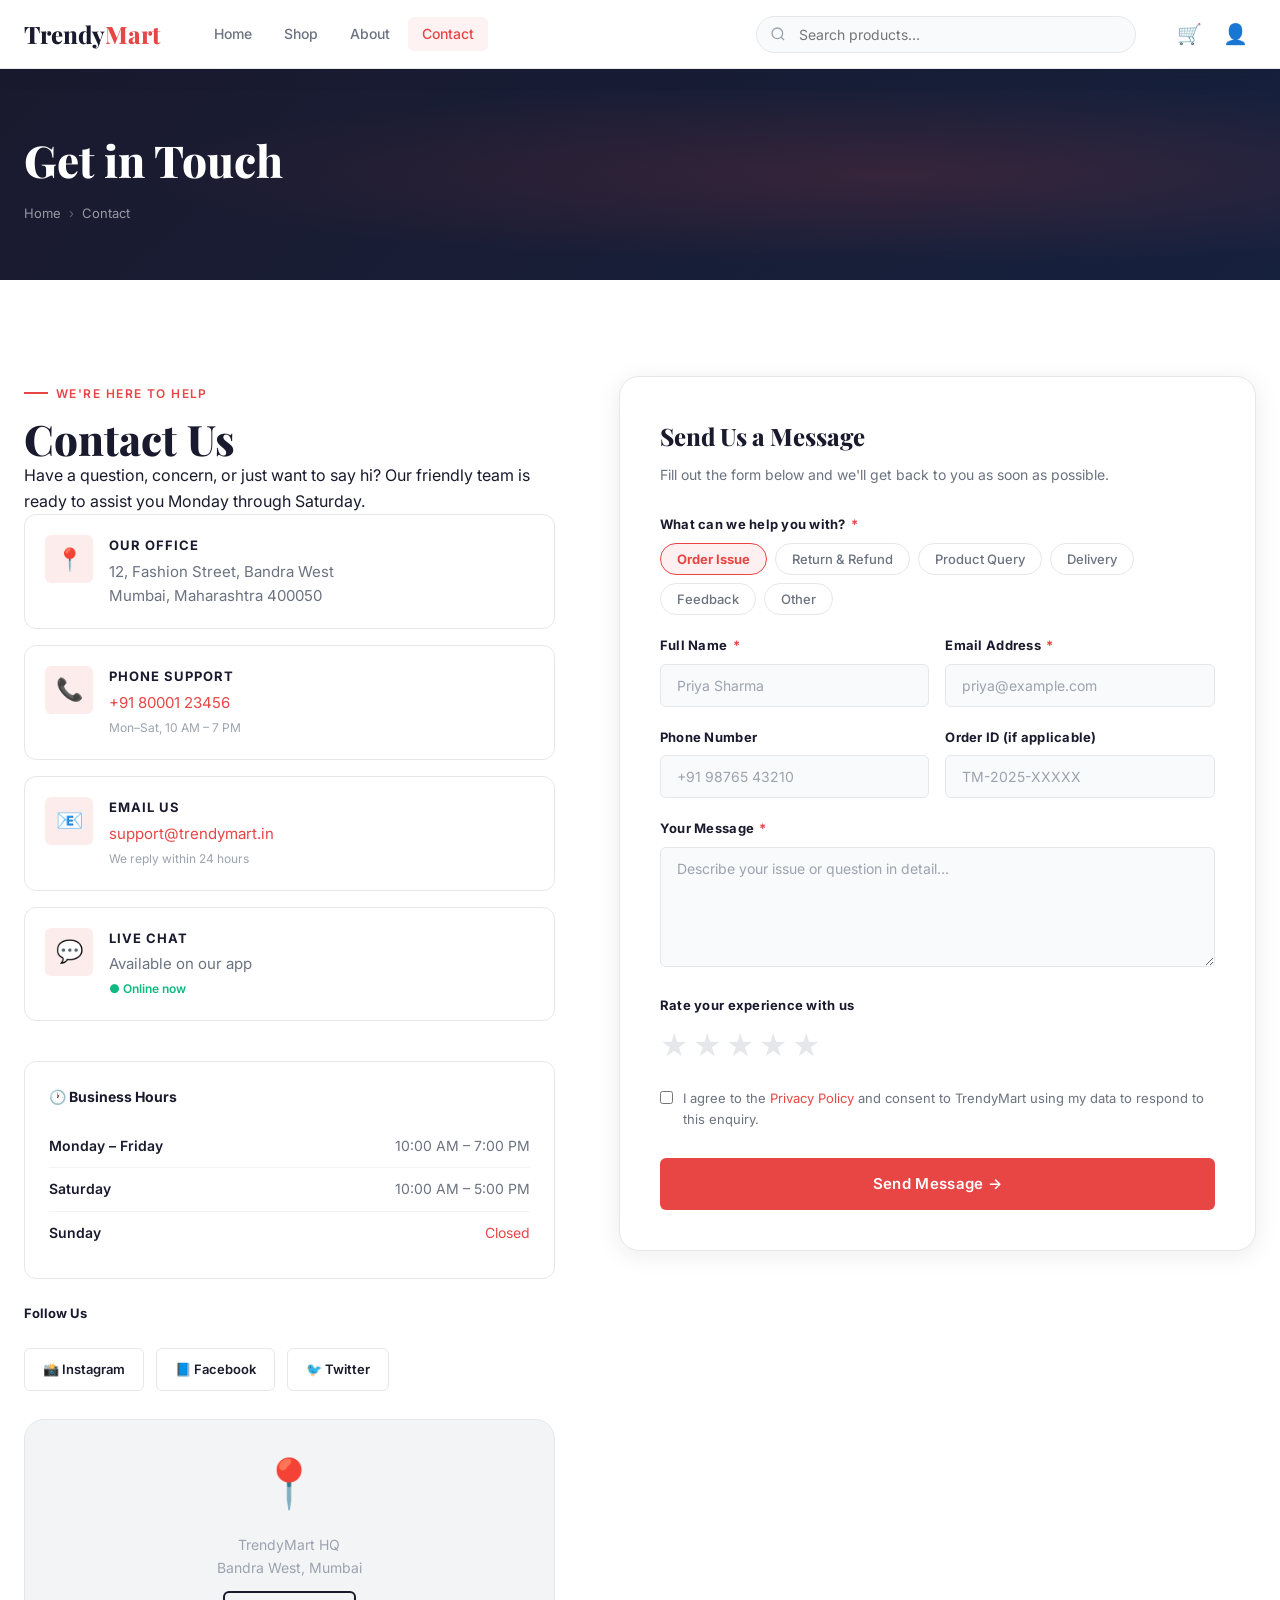
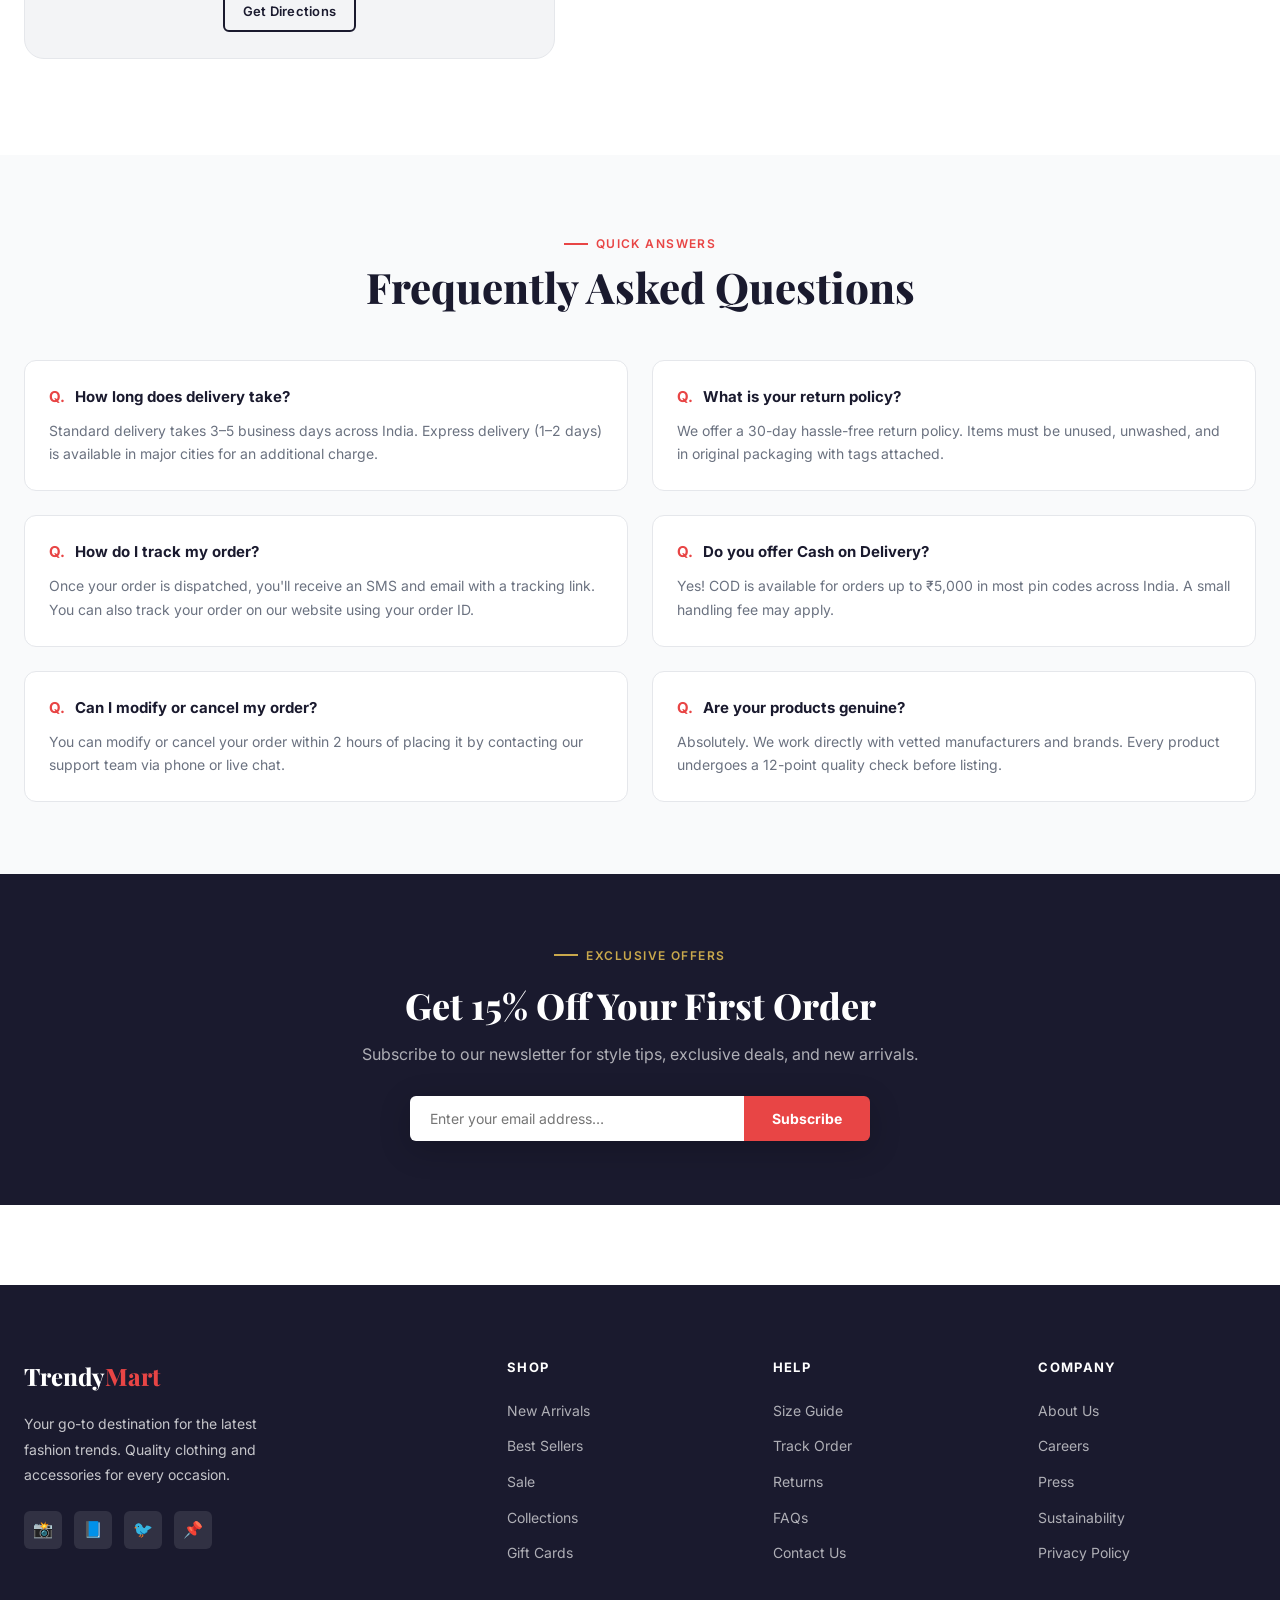
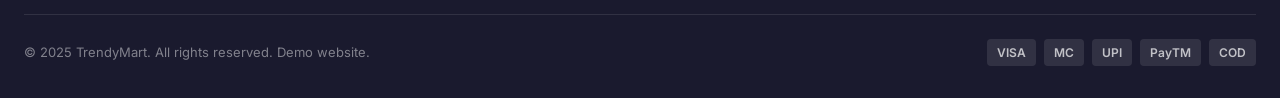
<file: pages/contact.html>
<!DOCTYPE html>
<html lang="en">
<head>
<meta charset="UTF-8">
<meta name="viewport" content="width=device-width,initial-scale=1">
<title>Contact – TrendyMart</title>
<link rel="stylesheet" href="../css/style.css">
<style>
.contact-layout {
  display: grid;
  grid-template-columns: 1fr 1.2fr;
  gap: 64px; align-items: start;
}
.contact-info h2 { margin-bottom: 16px; }
.contact-info .lead { font-size: 16px; color: var(--gray600); line-height: 1.7; margin-bottom: 40px; }
.contact-cards { display: flex; flex-direction: column; gap: 16px; margin-bottom: 40px; }
.contact-card {
  display: flex; gap: 16px; align-items: flex-start;
  padding: 20px; background: var(--white);
  border: 1px solid var(--gray200); border-radius: var(--radius-md);
  transition: var(--transition);
}
.contact-card:hover { border-color: var(--coral); box-shadow: var(--shadow-card); transform: translateX(4px); }
.contact-card-icon {
  width: 48px; height: 48px; border-radius: var(--radius-sm);
  background: rgba(232,69,69,0.1); display: flex; align-items: center;
  justify-content: center; font-size: 22px; flex-shrink: 0;
}
.contact-card-title { font-size: 13px; font-weight: 700; text-transform: uppercase; letter-spacing: 0.08em; color: var(--navy); margin-bottom: 4px; }
.contact-card-val { font-size: 15px; color: var(--gray600); }
.contact-card-val a { color: var(--coral); }

.hours-table { width: 100%; }
.hours-row {
  display: flex; justify-content: space-between;
  padding: 10px 0; border-bottom: 1px solid var(--gray100);
  font-size: 14px;
}
.hours-row:last-child { border-bottom: none; }
.hours-day { color: var(--navy); font-weight: 600; }
.hours-time { color: var(--gray600); }
.hours-time.closed { color: var(--coral); }

.contact-socials { display: flex; gap: 12px; margin-top: 24px; }
.contact-social {
  display: flex; align-items: center; gap: 8px;
  padding: 10px 18px; border-radius: var(--radius-sm);
  border: 1.5px solid var(--gray200); font-size: 13px; font-weight: 600;
  color: var(--navy); transition: var(--transition);
}
.contact-social:hover { border-color: var(--coral); color: var(--coral); background: rgba(232,69,69,0.05); }

.map-placeholder {
  background: var(--gray100); border-radius: var(--radius-lg);
  height: 240px; display: flex; align-items: center; justify-content: center;
  flex-direction: column; gap: 12px; margin-top: 28px;
  border: 1px solid var(--gray200);
}
.map-placeholder .map-pin { font-size: 48px; }
.map-placeholder p { font-size: 14px; color: var(--gray400); text-align: center; }

.contact-form-wrapper {
  background: var(--white); border: 1px solid var(--gray200);
  border-radius: var(--radius-lg); padding: 40px;
  box-shadow: var(--shadow-card);
}
.form-title { font-family: var(--ff-display); font-size: 24px; font-weight: 800; color: var(--navy); margin-bottom: 8px; }
.form-subtitle { font-size: 14px; color: var(--gray600); margin-bottom: 28px; }

.form-row { display: grid; grid-template-columns: 1fr 1fr; gap: 16px; }
.form-group { margin-bottom: 20px; }
.form-label { display: block; font-size: 13px; font-weight: 700; color: var(--navy); margin-bottom: 8px; letter-spacing: 0.02em; }
.form-label .req { color: var(--coral); margin-left: 2px; }
.form-control {
  width: 100%; padding: 12px 16px;
  border: 1.5px solid var(--gray200); border-radius: var(--radius-sm);
  font-size: 14px; color: var(--navy); background: var(--gray50);
  transition: var(--transition); outline: none;
}
.form-control:focus { border-color: var(--coral); background: var(--white); box-shadow: 0 0 0 3px rgba(232,69,69,0.08); }
.form-control.error { border-color: var(--coral); }
.form-control::placeholder { color: var(--gray400); }
textarea.form-control { resize: vertical; min-height: 120px; }

.form-error { font-size: 12px; color: var(--coral); margin-top: 5px; display: none; }
.form-group.has-error .form-error { display: block; }

.subject-chips { display: flex; flex-wrap: wrap; gap: 8px; }
.subject-chip {
  padding: 7px 16px; border-radius: 20px;
  border: 1.5px solid var(--gray200); background: var(--white);
  font-size: 13px; font-weight: 500; color: var(--gray600);
  cursor: pointer; transition: var(--transition);
}
.subject-chip.active { border-color: var(--coral); background: rgba(232,69,69,0.08); color: var(--coral); font-weight: 700; }
.subject-chip:hover:not(.active) { border-color: var(--navy); color: var(--navy); }

.rating-quick { display: flex; gap: 4px; }
.rating-star { font-size: 28px; cursor: pointer; transition: var(--transition); color: var(--gray200); }
.rating-star.active, .rating-star:hover { color: var(--gold); }

.form-submit { width: 100%; justify-content: center; height: 52px; font-size: 15px; margin-top: 8px; }

.form-success { text-align: center; padding: 40px 20px; display: none; }
.form-success .success-icon { font-size: 56px; margin-bottom: 16px; }
.form-success h3 { font-family: var(--ff-display); font-size: 24px; font-weight: 800; color: var(--navy); margin-bottom: 8px; }
.form-success p { color: var(--gray600); margin-bottom: 20px; }

.faq-grid { display: grid; grid-template-columns: 1fr 1fr; gap: 24px; }
.faq-card {
  padding: 24px; background: var(--white);
  border: 1px solid var(--gray200); border-radius: var(--radius-md);
  transition: var(--transition);
}
.faq-card:hover { border-color: var(--coral); box-shadow: var(--shadow-card); }
.faq-q { font-size: 15px; font-weight: 700; color: var(--navy); margin-bottom: 10px; display: flex; gap: 10px; }
.faq-q::before { content: 'Q.'; color: var(--coral); flex-shrink: 0; }
.faq-a { font-size: 14px; color: var(--gray600); line-height: 1.7; }

@media (max-width: 1024px) { .contact-layout { grid-template-columns: 1fr; } }
@media (max-width: 768px) {
  .form-row { grid-template-columns: 1fr; }
  .faq-grid { grid-template-columns: 1fr; }
  .contact-form-wrapper { padding: 24px; }
  .contact-socials { flex-wrap: wrap; }
}
</style>
</head>
<body>
<div id="navbar-root"></div>

<section class="page-hero">
  <div class="container">
    <h1>Get in Touch</h1>
    <div class="breadcrumb">
      <a href="../index.html">Home</a>
      <span class="sep">›</span>
      <span>Contact</span>
    </div>
  </div>
</section>

<section class="section-lg">
  <div class="container">
    <div class="contact-layout">
      <div>
        <div class="section-label">We're Here to Help</div>
        <h2 class="section-title" style="margin-top:12px">Contact Us</h2>
        <p class="lead">Have a question, concern, or just want to say hi? Our friendly team is ready to assist you Monday through Saturday.</p>

        <div class="contact-cards" id="contact-cards"></div>

        <div style="background:var(--white);border:1px solid var(--gray200);border-radius:var(--radius-md);padding:24px;margin-bottom:24px" class="reveal">
          <div style="font-size:14px;font-weight:700;color:var(--navy);margin-bottom:16px;display:flex;align-items:center;gap:8px">🕐 Business Hours</div>
          <div class="hours-table" id="hours-table"></div>
        </div>

        <div style="font-size:13px;font-weight:700;color:var(--navy);margin-bottom:12px">Follow Us</div>
        <div class="contact-socials">
          <a href="#" class="contact-social">📸 Instagram</a>
          <a href="#" class="contact-social">📘 Facebook</a>
          <a href="#" class="contact-social">🐦 Twitter</a>
        </div>

        <div class="map-placeholder">
          <div class="map-pin">📍</div>
          <p>TrendyMart HQ<br>Bandra West, Mumbai</p>
          <a href="#" class="btn btn-outline btn-sm">Get Directions</a>
        </div>
      </div>

      <div class="contact-form-wrapper reveal">
        <div id="form-view">
          <div class="form-title">Send Us a Message</div>
          <p class="form-subtitle">Fill out the form below and we'll get back to you as soon as possible.</p>

          <div class="form-group">
            <label class="form-label">What can we help you with? <span class="req">*</span></label>
            <div class="subject-chips" id="subjectChips"></div>
          </div>

          <div class="form-row">
            <div class="form-group" id="fg-name">
              <label class="form-label" for="name">Full Name <span class="req">*</span></label>
              <input class="form-control" type="text" id="name" placeholder="Priya Sharma">
              <div class="form-error" id="err-name">Please enter your name</div>
            </div>
            <div class="form-group" id="fg-email">
              <label class="form-label" for="email">Email Address <span class="req">*</span></label>
              <input class="form-control" type="email" id="email" placeholder="priya@example.com">
              <div class="form-error" id="err-email">Please enter a valid email</div>
            </div>
          </div>

          <div class="form-row">
            <div class="form-group">
              <label class="form-label" for="phone">Phone Number</label>
              <input class="form-control" type="tel" id="phone" placeholder="+91 98765 43210">
            </div>
            <div class="form-group" id="fg-order">
              <label class="form-label" for="order">Order ID (if applicable)</label>
              <input class="form-control" type="text" id="order" placeholder="TM-2025-XXXXX">
            </div>
          </div>

          <div class="form-group" id="fg-message">
            <label class="form-label" for="message">Your Message <span class="req">*</span></label>
            <textarea class="form-control" id="message" placeholder="Describe your issue or question in detail…" rows="5"></textarea>
            <div class="form-error" id="err-message">Please enter your message (min. 10 characters)</div>
          </div>

          <div class="form-group">
            <label class="form-label">Rate your experience with us</label>
            <div class="rating-quick" id="ratingStars"></div>
          </div>

          <div class="form-group">
            <label style="display:flex;gap:10px;align-items:flex-start;cursor:pointer">
              <input type="checkbox" id="consent" style="margin-top:3px;accent-color:var(--coral)">
              <span style="font-size:13px;color:var(--gray600)">I agree to the <a href="#" style="color:var(--coral)">Privacy Policy</a> and consent to TrendyMart using my data to respond to this enquiry.</span>
            </label>
          </div>

          <button class="btn btn-primary form-submit" onclick="submitForm()">Send Message →</button>
        </div>

        <div class="form-success" id="form-success">
          <div class="success-icon">✅</div>
          <h3>Message Received!</h3>
          <p>Thank you for reaching out. Our support team will get back to you within 24 hours at your email address.</p>
          <p style="font-size:13px;color:var(--gray400)">Ticket ID: <strong style="color:var(--navy)" id="ticketId"></strong></p>
          <button class="btn btn-outline" onclick="resetForm()" style="margin-top:16px">Send Another Message</button>
        </div>
      </div>
    </div>
  </div>
</section>

<section class="section" style="background:var(--gray50)">
  <div class="container">
    <div style="text-align:center;margin-bottom:48px">
      <div class="section-label" style="justify-content:center">Quick Answers</div>
      <h2 class="section-title" style="margin-top:10px">Frequently Asked Questions</h2>
    </div>
    <div class="faq-grid" id="faq-grid"></div>
  </div>
</section>

<div id="newsletter-root"></div>
<div id="footer-root"></div>

<script src="../js/main.js"></script>
<script src="../js/layout.js"></script>
<script>
document.getElementById('navbar-root').innerHTML = renderNavbar('Contact');
document.getElementById('footer-root').innerHTML = renderFooter();
document.getElementById('newsletter-root').innerHTML = renderNewsletter();

// Contact cards
document.getElementById('contact-cards').innerHTML = [
  ['📍','Our Office','12, Fashion Street, Bandra West<br>Mumbai, Maharashtra 400050'],
  ['📞','Phone Support','<a href="tel:+918000123456">+91 80001 23456</a><br><span style="font-size:12px;color:var(--gray400)">Mon–Sat, 10 AM – 7 PM</span>'],
  ['📧','Email Us','<a href="mailto:support@trendymart.in">support@trendymart.in</a><br><span style="font-size:12px;color:var(--gray400)">We reply within 24 hours</span>'],
  ['💬','Live Chat','Available on our app<br><span style="font-size:12px;color:#10b981;font-weight:600">● Online now</span>'],
].map(([icon,title,val],i) => `
  <div class="contact-card reveal reveal-delay-${i}">
    <div class="contact-card-icon">${icon}</div>
    <div>
      <div class="contact-card-title">${title}</div>
      <div class="contact-card-val">${val}</div>
    </div>
  </div>`).join('');

// Hours
document.getElementById('hours-table').innerHTML = [
  ['Monday – Friday','10:00 AM – 7:00 PM'],
  ['Saturday','10:00 AM – 5:00 PM'],
  ['Sunday','Closed'],
].map(([d,t]) => `<div class="hours-row"><span class="hours-day">${d}</span><span class="hours-time ${t==='Closed'?'closed':''}">${t}</span></div>`).join('');

// Subject chips
let selectedSubject = 'Order Issue';
document.getElementById('subjectChips').innerHTML = ['Order Issue','Return & Refund','Product Query','Delivery','Feedback','Other']
  .map((s,i) => `<button type="button" class="subject-chip ${i===0?'active':''}" onclick="selectSubject(this)">${s}</button>`).join('');

function selectSubject(btn) {
  document.querySelectorAll('.subject-chip').forEach(c => c.classList.remove('active'));
  btn.classList.add('active');
  selectedSubject = btn.textContent;
}

// Rating stars
let selectedRating = 0;
document.getElementById('ratingStars').innerHTML = [1,2,3,4,5].map(i => `<span class="rating-star" data-val="${i}" onclick="setRating(${i})">★</span>`).join('');

function setRating(val) {
  selectedRating = val;
  document.querySelectorAll('.rating-star').forEach((s, i) => s.classList.toggle('active', i < val));
}
document.querySelectorAll('.rating-star').forEach((star, i) => {
  star.addEventListener('mouseenter', () => {
    document.querySelectorAll('.rating-star').forEach((s, j) => { s.style.color = j <= i ? 'var(--gold)' : 'var(--gray200)'; });
  });
  star.addEventListener('mouseleave', () => {
    document.querySelectorAll('.rating-star').forEach((s, j) => { s.style.color = j < selectedRating ? 'var(--gold)' : 'var(--gray200)'; });
  });
});

// FAQ
document.getElementById('faq-grid').innerHTML = [
  ['How long does delivery take?','Standard delivery takes 3–5 business days across India. Express delivery (1–2 days) is available in major cities for an additional charge.'],
  ['What is your return policy?','We offer a 30-day hassle-free return policy. Items must be unused, unwashed, and in original packaging with tags attached.'],
  ['How do I track my order?','Once your order is dispatched, you\'ll receive an SMS and email with a tracking link. You can also track your order on our website using your order ID.'],
  ['Do you offer Cash on Delivery?','Yes! COD is available for orders up to ₹5,000 in most pin codes across India. A small handling fee may apply.'],
  ['Can I modify or cancel my order?','You can modify or cancel your order within 2 hours of placing it by contacting our support team via phone or live chat.'],
  ['Are your products genuine?','Absolutely. We work directly with vetted manufacturers and brands. Every product undergoes a 12-point quality check before listing.'],
].map(([q,a]) => `<div class="faq-card reveal"><div class="faq-q">${q}</div><div class="faq-a">${a}</div></div>`).join('');

// Validation
function validate() {
  let ok = true;
  const fields = [
    { id: 'name', fgId: 'fg-name', check: v => v.trim().length >= 2 },
    { id: 'email', fgId: 'fg-email', check: v => /^[^\s@]+@[^\s@]+\.[^\s@]+$/.test(v) },
    { id: 'message', fgId: 'fg-message', check: v => v.trim().length >= 10 },
  ];
  fields.forEach(f => {
    const val = document.getElementById(f.id).value;
    const fg = document.getElementById(f.fgId);
    if (!f.check(val)) { fg.classList.add('has-error'); ok = false; }
    else { fg.classList.remove('has-error'); }
  });
  if (!document.getElementById('consent').checked) {
    showToast('⚠️', 'Please accept the privacy policy to continue.');
    ok = false;
  }
  return ok;
}

function submitForm() {
  if (!validate()) return;
  document.getElementById('ticketId').textContent = '#TM-' + (Math.floor(Math.random()*90000)+10000);
  document.getElementById('form-view').style.display = 'none';
  document.getElementById('form-success').style.display = 'block';
  showToast('✅', 'Message sent successfully!');
}

function resetForm() {
  document.getElementById('form-view').style.display = 'block';
  document.getElementById('form-success').style.display = 'none';
  document.getElementById('name').value = '';
  document.getElementById('email').value = '';
  document.getElementById('phone').value = '';
  document.getElementById('order').value = '';
  document.getElementById('message').value = '';
  document.getElementById('consent').checked = false;
}

['name','email','message'].forEach(id => {
  document.getElementById(id)?.addEventListener('input', () => {
    document.getElementById('fg-' + id)?.classList.remove('has-error');
  });
});

initReveal();
</script>

<script src="https://www.noupe.com/embed/019f0c792d2e79e79106a259741441102500.js"></script>
</body>
</html>
</file>
<file: css/style.css>
/* ==========================================
   TrendyMart – Design System
   ========================================== */

@import url('https://fonts.googleapis.com/css2?family=Inter:wght@300;400;500;600;700&family=Playfair+Display:ital,wght@0,700;0,800;1,700&display=swap');

/* --- Tokens --- */
:root {
  --navy:   #1A1A2E;
  --navy2:  #16213E;
  --coral:  #E84545;
  --gold:   #C9A84C;
  --cream:  #F8F6F1;
  --white:  #FFFFFF;
  --gray50: #F9FAFB;
  --gray100:#F3F4F6;
  --gray200:#E5E7EB;
  --gray400:#9CA3AF;
  --gray600:#6B7280;
  --gray800:#1F2937;
  --text:   #1A1A2E;

  --ff-display: 'Playfair Display', Georgia, serif;
  --ff-body:    'Inter', system-ui, sans-serif;

  --radius-sm: 6px;
  --radius-md: 12px;
  --radius-lg: 20px;
  --radius-xl: 32px;

  --shadow-card: 0 4px 24px rgba(26,26,46,0.08);
  --shadow-hover: 0 12px 40px rgba(26,26,46,0.16);
  --shadow-nav:   0 2px 20px rgba(26,26,46,0.12);

  --transition: 0.3s cubic-bezier(0.4,0,0.2,1);
  --transition-bounce: 0.4s cubic-bezier(0.34,1.56,0.64,1);
}

/* --- Reset --- */
*, *::before, *::after { box-sizing: border-box; margin: 0; padding: 0; }
html { scroll-behavior: smooth; -webkit-text-size-adjust: 100%; }
body {
  font-family: var(--ff-body);
  font-size: 16px;
  line-height: 1.6;
  color: var(--text);
  background: var(--white);
  overflow-x: hidden;
}
img { display: block; max-width: 100%; }
a { text-decoration: none; color: inherit; }
ul { list-style: none; }
button, input, select, textarea { font-family: inherit; }

/* --- Utility --- */
.container { width: 100%; max-width: 1280px; margin: 0 auto; padding: 0 24px; }
.sr-only { position: absolute; width: 1px; height: 1px; overflow: hidden; clip: rect(0,0,0,0); }

.section-label {
  display: inline-flex; align-items: center; gap: 8px;
  font-size: 12px; font-weight: 600; letter-spacing: 0.12em;
  text-transform: uppercase; color: var(--coral);
}
.section-label::before {
  content: ''; display: block;
  width: 24px; height: 2px; background: var(--coral);
}
.section-title {
  font-family: var(--ff-display);
  font-size: clamp(28px, 4vw, 42px);
  font-weight: 800; line-height: 1.15;
  color: var(--navy);
}

/* --- Buttons --- */
.btn {
  display: inline-flex; align-items: center; gap: 8px;
  padding: 12px 28px; border-radius: var(--radius-sm);
  font-size: 14px; font-weight: 600; letter-spacing: 0.02em;
  cursor: pointer; border: none; transition: var(--transition);
  white-space: nowrap;
}
.btn-primary {
  background: var(--coral); color: var(--white);
}
.btn-primary:hover { background: #c93838; transform: translateY(-2px); box-shadow: 0 8px 24px rgba(232,69,69,0.35); }

.btn-outline {
  background: transparent; color: var(--navy);
  border: 2px solid var(--navy);
}
.btn-outline:hover { background: var(--navy); color: var(--white); }

.btn-outline-white {
  background: transparent; color: var(--white);
  border: 2px solid rgba(255,255,255,0.6);
}
.btn-outline-white:hover { background: rgba(255,255,255,0.15); border-color: var(--white); }

.btn-sm { padding: 8px 18px; font-size: 13px; }
.btn-lg { padding: 16px 40px; font-size: 15px; }
.btn-icon { padding: 10px; border-radius: 50%; }

/* --- Badge --- */
.badge {
  display: inline-block; padding: 3px 10px; border-radius: 20px;
  font-size: 11px; font-weight: 700; letter-spacing: 0.06em; text-transform: uppercase;
}
.badge-sale { background: var(--coral); color: #fff; }
.badge-new  { background: var(--navy); color: #fff; }
.badge-hot  { background: var(--gold); color: #fff; }

/* ==========================================
   NAVBAR
   ========================================== */
.navbar {
  position: sticky; top: 0; z-index: 1000;
  background: var(--white);
  border-bottom: 1px solid var(--gray200);
  box-shadow: var(--shadow-nav);
  transition: var(--transition);
}
.navbar.scrolled { box-shadow: 0 4px 32px rgba(26,26,46,0.14); }

.nav-inner {
  display: flex; align-items: center;
  height: 68px; gap: 32px;
}

.nav-logo {
  font-family: var(--ff-display);
  font-size: 24px; font-weight: 800;
  color: var(--navy); flex-shrink: 0;
}
.nav-logo span { color: var(--coral); }

.nav-links {
  display: flex; gap: 4px; margin-left: 8px;
}
.nav-links a {
  padding: 6px 14px; border-radius: var(--radius-sm);
  font-size: 14px; font-weight: 500; color: var(--gray600);
  transition: var(--transition);
}
.nav-links a:hover, .nav-links a.active {
  color: var(--coral); background: rgba(232,69,69,0.07);
}

.nav-search {
  flex: 1; max-width: 380px; margin-left: auto;
  position: relative;
}
.nav-search input {
  width: 100%; padding: 9px 16px 9px 42px;
  border: 1.5px solid var(--gray200); border-radius: 40px;
  font-size: 14px; background: var(--gray50);
  transition: var(--transition); outline: none;
}
.nav-search input:focus { border-color: var(--coral); background: var(--white); box-shadow: 0 0 0 3px rgba(232,69,69,0.1); }
.nav-search .search-icon {
  position: absolute; left: 14px; top: 50%; transform: translateY(-50%);
  color: var(--gray400); pointer-events: none;
}

.nav-actions { display: flex; align-items: center; gap: 4px; }
.nav-action-btn {
  position: relative; display: flex; align-items: center; justify-content: center;
  width: 42px; height: 42px; border-radius: var(--radius-sm);
  background: none; border: none; cursor: pointer;
  color: var(--gray600); font-size: 20px;
  transition: var(--transition);
}
.nav-action-btn:hover { color: var(--coral); background: rgba(232,69,69,0.07); }
.cart-badge {
  position: absolute; top: 5px; right: 5px;
  width: 17px; height: 17px; background: var(--coral); color: #fff;
  font-size: 10px; font-weight: 700; border-radius: 50%;
  display: flex; align-items: center; justify-content: center;
  transition: var(--transition-bounce);
}
.cart-badge.bump { transform: scale(1.4); }

.nav-hamburger {
  display: none; flex-direction: column; gap: 5px;
  background: none; border: none; cursor: pointer; padding: 6px;
}
.nav-hamburger span {
  display: block; width: 24px; height: 2px;
  background: var(--navy); transition: var(--transition);
  border-radius: 2px;
}

.mobile-menu {
  display: none; position: fixed; inset: 0;
  background: var(--white); z-index: 999;
  flex-direction: column; padding: 80px 32px 32px;
  gap: 8px;
}
.mobile-menu.open { display: flex; }
.mobile-menu a {
  font-size: 22px; font-weight: 600; color: var(--navy);
  padding: 12px 0; border-bottom: 1px solid var(--gray100);
  transition: var(--transition);
}
.mobile-menu a:hover { color: var(--coral); padding-left: 8px; }
.mobile-menu-close {
  position: absolute; top: 20px; right: 20px;
  background: none; border: none; font-size: 28px; cursor: pointer; color: var(--gray600);
}

/* ==========================================
   FOOTER
   ========================================== */
.footer {
  background: var(--navy);
  color: rgba(255,255,255,0.75);
  padding: 72px 0 32px;
  margin-top: 80px;
}
.footer-grid {
  display: grid;
  grid-template-columns: 2fr 1fr 1fr 1fr;
  gap: 48px;
  padding-bottom: 48px;
  border-bottom: 1px solid rgba(255,255,255,0.1);
}
.footer-brand .nav-logo { color: #fff; margin-bottom: 16px; }
.footer-brand p { font-size: 14px; line-height: 1.8; max-width: 260px; }
.footer-socials { display: flex; gap: 12px; margin-top: 24px; }
.social-btn {
  width: 38px; height: 38px; border-radius: var(--radius-sm);
  background: rgba(255,255,255,0.1); color: #fff;
  display: flex; align-items: center; justify-content: center;
  font-size: 16px; transition: var(--transition);
}
.social-btn:hover { background: var(--coral); transform: translateY(-3px); }

.footer-col h4 {
  font-size: 13px; font-weight: 700; letter-spacing: 0.1em;
  text-transform: uppercase; color: #fff; margin-bottom: 20px;
}
.footer-col ul { display: flex; flex-direction: column; gap: 10px; }
.footer-col ul a {
  font-size: 14px; color: rgba(255,255,255,0.65); transition: var(--transition);
}
.footer-col ul a:hover { color: var(--coral); padding-left: 4px; }

.footer-bottom {
  padding-top: 24px;
  display: flex; align-items: center; justify-content: space-between;
  flex-wrap: wrap; gap: 12px;
  font-size: 13px; color: rgba(255,255,255,0.45);
}
.footer-payments { display: flex; gap: 8px; }
.payment-badge {
  padding: 4px 10px; border-radius: 4px;
  background: rgba(255,255,255,0.1);
  font-size: 12px; font-weight: 600; color: rgba(255,255,255,0.7);
}

/* ==========================================
   PRODUCT CARD
   ========================================== */
.product-card {
  background: var(--white); border-radius: var(--radius-md);
  border: 1px solid var(--gray200);
  overflow: hidden; transition: var(--transition);
  position: relative;
}
.product-card:hover {
  box-shadow: var(--shadow-hover);
  transform: translateY(-4px);
  border-color: transparent;
}
.product-card-img {
  position: relative; aspect-ratio: 4/3; overflow: hidden;
  background: var(--gray100);
}
.product-card-img img {
  width: 100%; height: 100%; object-fit: cover;
  transition: transform 0.5s ease;
}
.product-card:hover .product-card-img img { transform: scale(1.07); }

.product-card-badges {
  position: absolute; top: 12px; left: 12px;
  display: flex; flex-direction: column; gap: 6px; z-index: 2;
}
.product-card-actions {
  position: absolute; top: 12px; right: 12px;
  display: flex; flex-direction: column; gap: 8px; z-index: 2;
  opacity: 0; transform: translateX(12px);
  transition: var(--transition);
}
.product-card:hover .product-card-actions { opacity: 1; transform: translateX(0); }

.card-action-btn {
  width: 36px; height: 36px; border-radius: 50%;
  background: var(--white); border: none; cursor: pointer;
  display: flex; align-items: center; justify-content: center;
  font-size: 16px; box-shadow: 0 2px 12px rgba(0,0,0,0.12);
  transition: var(--transition);
}
.card-action-btn:hover { background: var(--coral); color: var(--white); transform: scale(1.1); }

.quick-add {
  position: absolute; bottom: 0; left: 0; right: 0;
  background: var(--navy); color: var(--white);
  border: none; cursor: pointer;
  padding: 10px; font-size: 13px; font-weight: 600;
  letter-spacing: 0.05em; text-transform: uppercase;
  transform: translateY(100%); transition: var(--transition);
}
.product-card:hover .quick-add { transform: translateY(0); }
.quick-add:hover { background: var(--coral); }

.product-card-info { padding: 16px; }
.product-card-cat {
  font-size: 11px; font-weight: 600; letter-spacing: 0.1em;
  text-transform: uppercase; color: var(--gray400); margin-bottom: 6px;
}
.product-card-name {
  font-size: 15px; font-weight: 600; color: var(--navy);
  line-height: 1.35; margin-bottom: 8px;
  display: -webkit-box; -webkit-line-clamp: 2; -webkit-box-orient: vertical; overflow: hidden;
}
.product-card-rating {
  display: flex; align-items: center; gap: 6px; margin-bottom: 10px;
}
.stars { color: var(--gold); font-size: 13px; letter-spacing: 1px; }
.rating-count { font-size: 12px; color: var(--gray400); }
.product-card-price {
  display: flex; align-items: baseline; gap: 8px;
}
.price-current { font-size: 18px; font-weight: 700; color: var(--navy); }
.price-old { font-size: 14px; color: var(--gray400); text-decoration: line-through; }
.price-off { font-size: 12px; font-weight: 700; color: var(--coral); }

/* ==========================================
   SECTION SPACING
   ========================================== */
.section { padding: 72px 0; }
.section-sm { padding: 48px 0; }
.section-lg { padding: 96px 0; }

.section-header { margin-bottom: 48px; }
.section-header-flex {
  display: flex; align-items: flex-end; justify-content: space-between;
  flex-wrap: wrap; gap: 16px; margin-bottom: 48px;
}

/* ==========================================
   GRID LAYOUTS
   ========================================== */
.products-grid {
  display: grid;
  grid-template-columns: repeat(auto-fill, minmax(240px, 1fr));
  gap: 24px;
}
.products-grid-4 {
  display: grid;
  grid-template-columns: repeat(4, 1fr);
  gap: 24px;
}
.products-grid-3 {
  display: grid;
  grid-template-columns: repeat(3, 1fr);
  gap: 24px;
}

/* ==========================================
   TOAST NOTIFICATION
   ========================================== */
.toast-container {
  position: fixed; bottom: 28px; right: 28px;
  z-index: 9999; display: flex; flex-direction: column; gap: 10px;
  pointer-events: none;
}
.toast {
  background: var(--navy); color: #fff;
  padding: 14px 20px; border-radius: var(--radius-md);
  font-size: 14px; font-weight: 500;
  box-shadow: 0 8px 32px rgba(26,26,46,0.25);
  display: flex; align-items: center; gap: 10px;
  transform: translateX(100px); opacity: 0;
  animation: toastIn 0.4s cubic-bezier(0.34,1.56,0.64,1) forwards;
  pointer-events: auto;
}
.toast.hide { animation: toastOut 0.3s ease forwards; }
.toast-icon { font-size: 18px; }
@keyframes toastIn { to { transform: translateX(0); opacity: 1; } }
@keyframes toastOut { to { transform: translateX(100px); opacity: 0; } }

/* ==========================================
   NEWSLETTER SECTION
   ========================================== */
.newsletter-section {
  background: var(--navy);
  color: #fff; padding: 64px 0;
  text-align: center;
}
.newsletter-section .section-label { color: var(--gold); }
.newsletter-section .section-label::before { background: var(--gold); }
.newsletter-section h2 {
  font-family: var(--ff-display);
  font-size: clamp(24px, 3.5vw, 36px); font-weight: 800; margin: 12px 0 8px;
  color: #fff;
}
.newsletter-section p { color: rgba(255,255,255,0.65); margin-bottom: 28px; }
.newsletter-form {
  display: flex; gap: 0; max-width: 460px; margin: 0 auto;
  border-radius: var(--radius-sm); overflow: hidden;
  box-shadow: 0 8px 32px rgba(0,0,0,0.2);
}
.newsletter-form input {
  flex: 1; padding: 14px 20px; border: none;
  font-size: 14px; outline: none;
}
.newsletter-form button {
  padding: 14px 28px; background: var(--coral); color: #fff;
  border: none; cursor: pointer; font-weight: 700; font-size: 14px;
  transition: var(--transition); white-space: nowrap;
}
.newsletter-form button:hover { background: #c93838; }

/* ==========================================
   PAGE HERO (inner pages)
   ========================================== */
.page-hero {
  background: linear-gradient(135deg, var(--navy) 0%, var(--navy2) 100%);
  color: #fff; padding: 56px 0;
  position: relative; overflow: hidden;
}
.page-hero::before {
  content: ''; position: absolute; inset: 0;
  background: radial-gradient(ellipse at 70% 50%, rgba(232,69,69,0.15) 0%, transparent 60%);
}
.page-hero .container { position: relative; }
.page-hero h1 {
  font-family: var(--ff-display); font-size: clamp(28px, 4vw, 44px);
  font-weight: 800; margin-bottom: 8px;
}
.breadcrumb {
  display: flex; align-items: center; gap: 8px;
  font-size: 13px; color: rgba(255,255,255,0.55);
}
.breadcrumb a { color: rgba(255,255,255,0.55); transition: var(--transition); }
.breadcrumb a:hover { color: var(--coral); }
.breadcrumb .sep { color: rgba(255,255,255,0.3); }

/* ==========================================
   REVEAL ANIMATIONS
   ========================================== */
.reveal { opacity: 0; transform: translateY(28px); transition: opacity 0.6s ease, transform 0.6s ease; }
.reveal.visible { opacity: 1; transform: translateY(0); }
.reveal-delay-1 { transition-delay: 0.1s; }
.reveal-delay-2 { transition-delay: 0.2s; }
.reveal-delay-3 { transition-delay: 0.3s; }
.reveal-delay-4 { transition-delay: 0.4s; }

/* ==========================================
   RESPONSIVE
   ========================================== */
@media (max-width: 1024px) {
  .nav-links { display: none; }
  .products-grid-4 { grid-template-columns: repeat(3, 1fr); }
}
@media (max-width: 768px) {
  .nav-search { display: none; }
  .nav-hamburger { display: flex; }
  .footer-grid { grid-template-columns: 1fr 1fr; gap: 32px; }
  .footer-brand { grid-column: 1 / -1; }
  .products-grid-4, .products-grid-3 { grid-template-columns: repeat(2, 1fr); gap: 16px; }
  .section { padding: 48px 0; }
  .newsletter-form { flex-direction: column; border-radius: var(--radius-md); overflow: visible; }
  .newsletter-form input, .newsletter-form button { border-radius: var(--radius-sm); }
}
@media (max-width: 480px) {
  .container { padding: 0 16px; }
  .products-grid-4, .products-grid-3 { grid-template-columns: 1fr 1fr; gap: 12px; }
  .footer-grid { grid-template-columns: 1fr; }
  .footer-bottom { flex-direction: column; text-align: center; }
}
</file>
